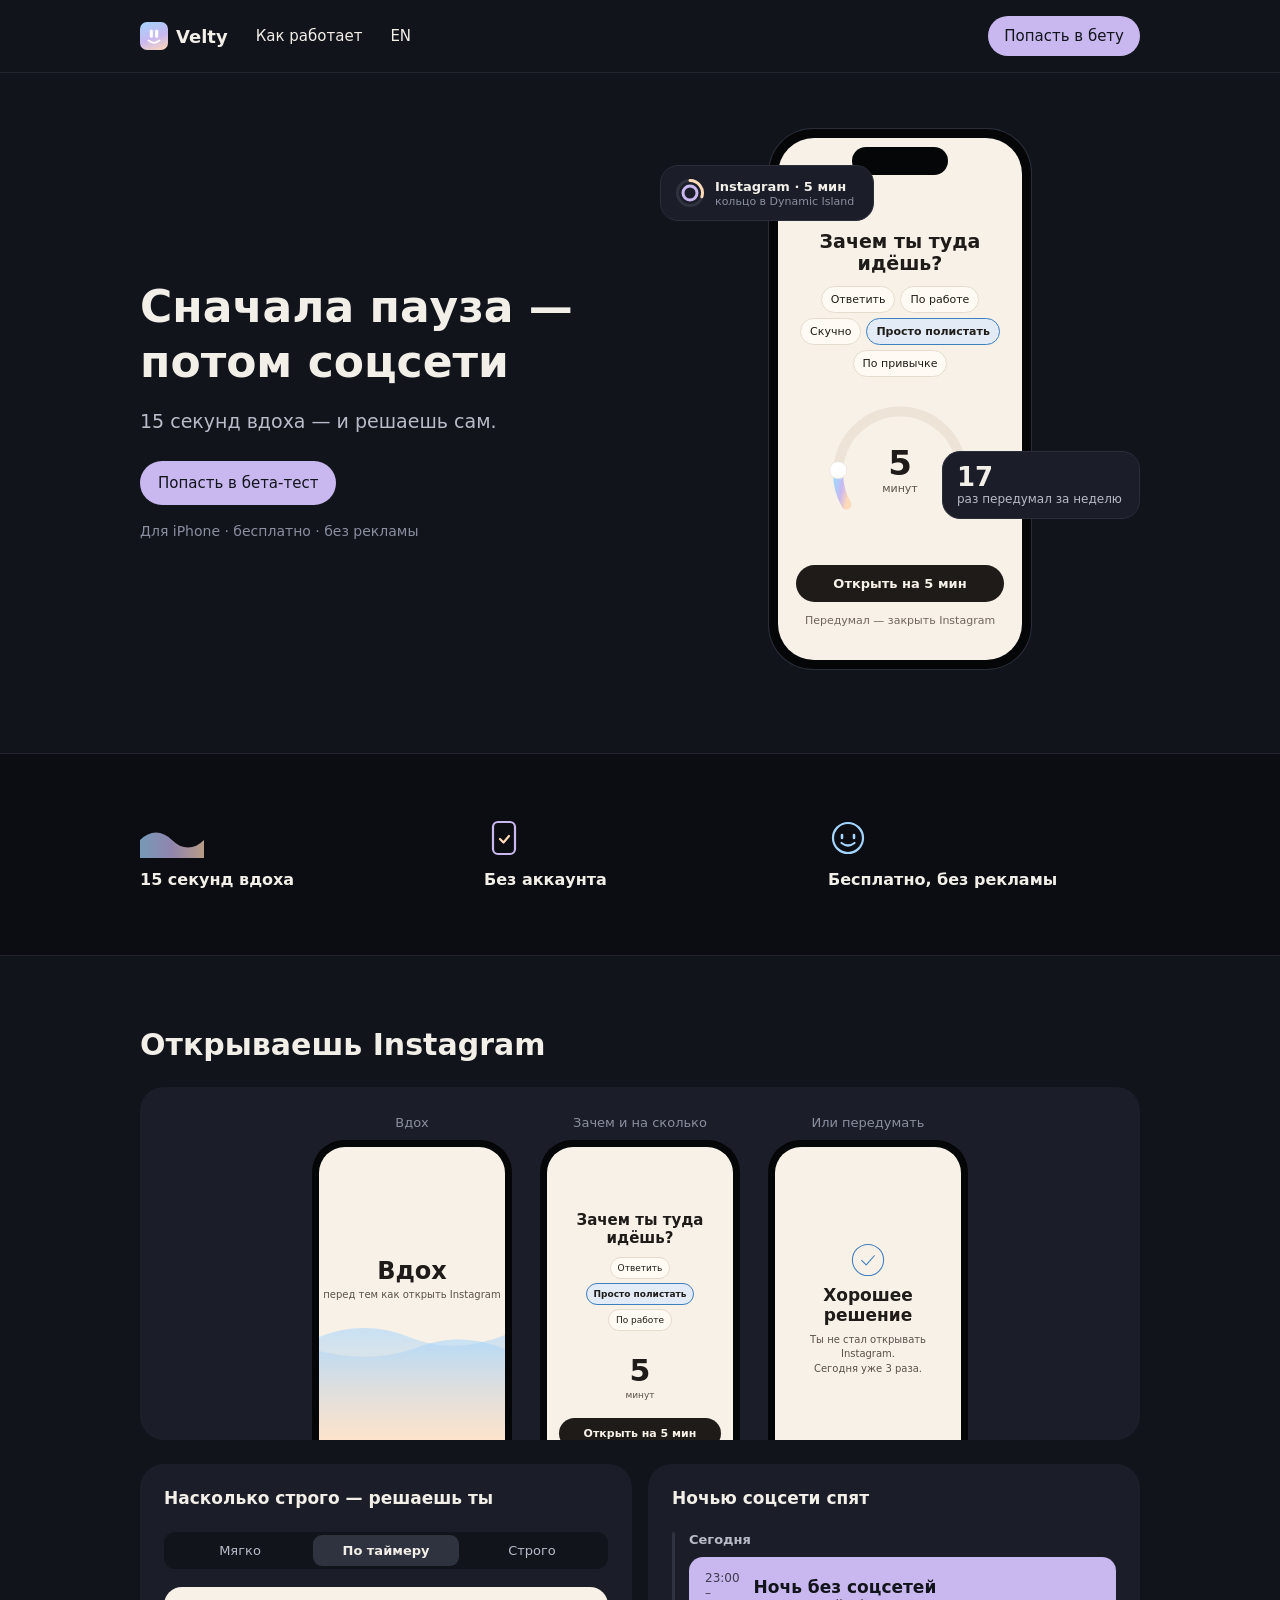
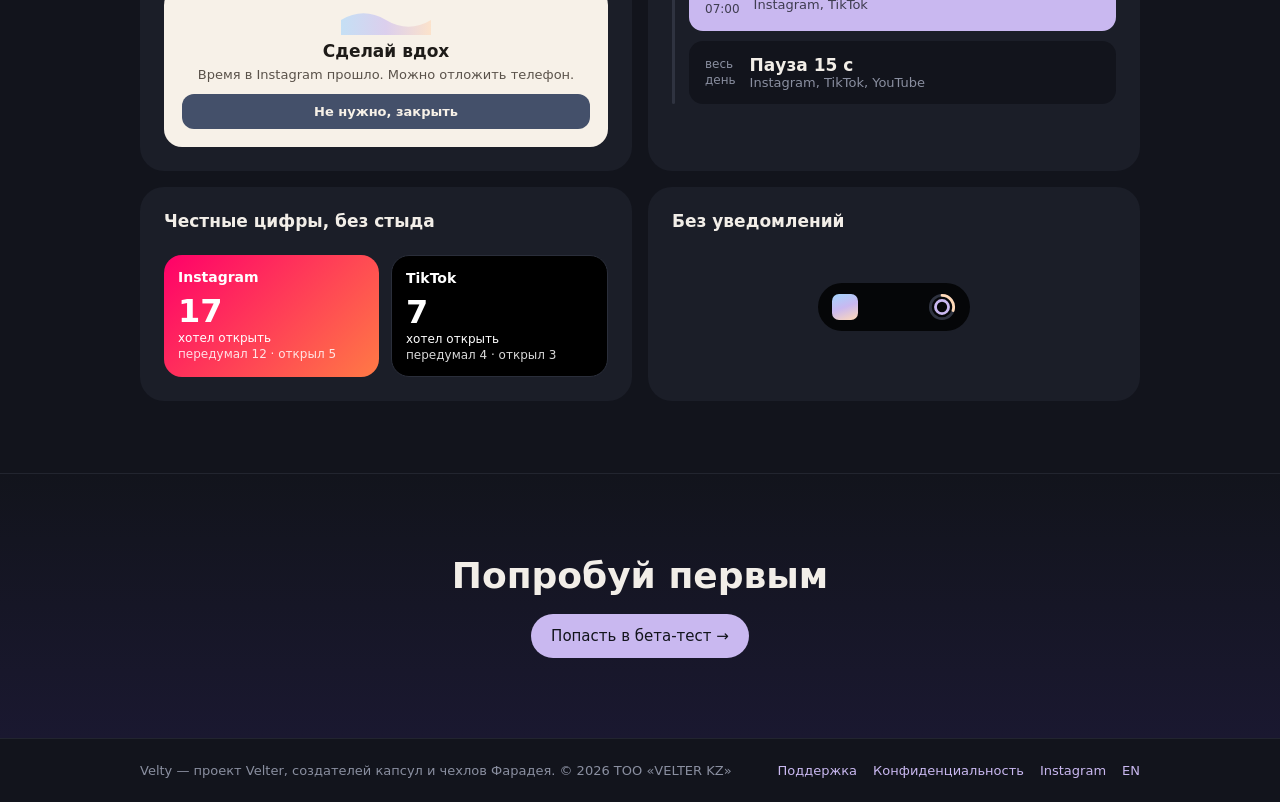
<file: ru/index.html>
<!doctype html>
<html lang="ru">
<head>
<meta charset="utf-8">
<meta name="viewport" content="width=device-width, initial-scale=1">
<title>Velty — сначала пауза, потом соцсети</title>
<meta name="description" content="Velty — 15 секунд вдоха перед Instagram, TikTok и другими соцсетями. Бесплатно, без рекламы и аккаунта.">
<meta name="theme-color" content="#12141C">
<link rel="alternate" hreflang="en" href="https://velty.me/">
<link rel="icon" href="../favicon.png">
<link rel="apple-touch-icon" href="../apple-touch-icon.png">
<style>
body{margin:0;background:#12141C;-webkit-text-size-adjust:100%}
a{color:#C9B8F0}a:hover{color:#E2D8FA}
@media (max-width: 600px){h1{font-size:36px!important}}
</style>
</head>
<body>
<div style="background: #12141C; color: #F2EEE8; font-family: -apple-system, 'SF Pro Text', system-ui, sans-serif; min-height: 100vh">

<div style="border-bottom: 1px solid #22252F">
<div style="max-width: 1000px; margin: 0 auto; padding: 14px 24px; display: flex; flex-wrap: wrap; align-items: center; gap: 8px 28px">
<a href="#top" style="display: flex; align-items: center; gap: 8px; color: #F2EEE8; text-decoration: none; min-height: 44px">
<span style="width: 28px; height: 28px; border-radius: 7px; overflow: hidden; background: linear-gradient(160deg, #A3D4FD 0%, #C9B8F0 55%, #FFD9B8 100%); display: flex"><svg viewBox="0 0 100 100" width="28" height="28" aria-hidden="true"><rect x="35" y="27" width="11" height="29" rx="5.5" fill="#FFFFFF"></rect><rect x="54" y="27" width="11" height="29" rx="5.5" fill="#FFFFFF"></rect><path d="M30 66 Q 50 83, 70 66" fill="none" stroke="#FFFFFF" stroke-width="6" stroke-linecap="round"></path></svg></span>
<span style="font-family: 'SF Pro Rounded', ui-rounded, system-ui, sans-serif; font-size: 18px; font-weight: 700">Velty</span>
</a>
<a href="#how" style="min-height: 44px; display: flex; align-items: center; color: #F2EEE8; text-decoration: none; font-size: 15px">Как работает</a>
<a href="../index.html" lang="en" style="min-height: 44px; display: flex; align-items: center; color: #F2EEE8; text-decoration: none; font-size: 15px">EN</a>
<a href="https://testflight.apple.com/join/X9Jvy3B9" style="margin-left: auto; display: inline-flex; align-items: center; min-height: 40px; padding: 0 16px; border-radius: 99px; background: #C9B8F0; color: #12141C; font-size: 15px; font-weight: 500; text-decoration: none">Попасть в бету</a>
</div>
</div>

<div id="top" style="max-width: 1000px; margin: 0 auto; padding: 56px 24px 64px; display: flex; flex-wrap: wrap; align-items: center; gap: 40px">
<div style="flex: 1 1 380px; min-width: 0; display: flex; flex-direction: column; gap: 18px">
<h1 style="margin: 0; font-family: 'SF Pro Rounded', ui-rounded, system-ui, sans-serif; font-size: 44px; line-height: 1.25; font-weight: 700">Сначала пауза —<br>потом соцсети</h1>
<p style="margin: 0; font-size: 19px; line-height: 1.5; color: #B9BCC8">15 секунд вдоха — и решаешь сам.</p>
<div style="display: flex; flex-wrap: wrap; gap: 10px; margin-top: 8px">
<a href="https://testflight.apple.com/join/X9Jvy3B9" style="display: inline-flex; align-items: center; min-height: 44px; padding: 0 18px; border-radius: 99px; background: #C9B8F0; color: #12141C; font-size: 15px; font-weight: 500; text-decoration: none">Попасть в бета-тест</a>
</div>
<div style="font-size: 14px; color: #8A8FA0">Для iPhone · бесплатно · без рекламы</div>
</div>

<div style="flex: 1 1 380px; position: relative; display: flex; justify-content: center; min-height: 560px">
<div style="position: relative; width: 262px; height: 540px; border-radius: 44px; background: #050608; padding: 9px; box-sizing: border-box; box-shadow: 0 0 0 1px #2A2E3A">
<div style="position: relative; width: 100%; height: 100%; border-radius: 36px; overflow: hidden; background: #F7F1E8; color: #1E1B18">
<div style="position: absolute; left: 50%; top: 9px; width: 96px; height: 28px; margin-left: -48px; border-radius: 16px; background: #050608"></div>
<div style="position: absolute; left: 18px; right: 18px; top: 92px; display: flex; flex-direction: column; align-items: center; gap: 12px">
<div style="font-family: 'SF Pro Rounded', ui-rounded, system-ui, sans-serif; font-size: 19px; font-weight: 600; text-align: center">Зачем ты туда идёшь?</div>
<div style="display: flex; flex-wrap: wrap; justify-content: center; gap: 5px; font-size: 11px">
<span style="padding: 6px 9px; border-radius: 99px; background: #FFFBF4; border: 1px solid #E6DCCD">Ответить</span>
<span style="padding: 6px 9px; border-radius: 99px; background: #FFFBF4; border: 1px solid #E6DCCD">По работе</span>
<span style="padding: 6px 9px; border-radius: 99px; background: #FFFBF4; border: 1px solid #E6DCCD">Скучно</span>
<span style="padding: 6px 9px; border-radius: 99px; background: #E3ECF6; border: 1px solid #3E7FBF; font-weight: 600">Просто полистать</span>
<span style="padding: 6px 9px; border-radius: 99px; background: #FFFBF4; border: 1px solid #E6DCCD">По привычке</span>
</div>
<div style="position: relative; width: 180px; height: 160px; margin-top: 4px">
<svg viewBox="0 0 290 260" width="180" height="161" aria-hidden="true"><defs><linearGradient id="hrc" x1="0" y1="0" x2="1" y2="1"><stop offset="0" stop-color="#A3D4FD"></stop><stop offset="0.5" stop-color="#C9B8F0"></stop><stop offset="1" stop-color="#FFD9B8"></stop></linearGradient></defs><path d="M58.4 180 A100 100 0 1 1 231.6 180" fill="none" stroke="#EDE3D6" stroke-width="16" stroke-linecap="round"></path><path d="M58.4 180 A100 100 0 0 1 45.2 124.6" fill="none" stroke="url(#hrc)" stroke-width="16" stroke-linecap="round"></path><circle cx="45.2" cy="124.6" r="14" fill="#FFFFFF" stroke="#E6DCCD" stroke-width="1"></circle></svg>
<div style="position: absolute; left: 0; right: 0; top: 52px; text-align: center"><div style="font-family: 'SF Pro Rounded', ui-rounded, system-ui, sans-serif; font-size: 34px; font-weight: 600; line-height: 1.1">5</div><div style="font-size: 11px; color: #5A524A">минут</div></div>
</div>
<div style="align-self: stretch; text-align: center; font-size: 13px; font-weight: 600; color: #F7F1E8; background: #1E1B18; border-radius: 99px; padding: 11px 0">Открыть на 5 мин</div>
<div style="font-size: 11px; color: #6E655C">Передумал — закрыть Instagram</div>
</div>
</div>
</div>
<div style="position: absolute; left: 0; top: 36px; width: 184px; border-radius: 18px; background: #1B1E28; border: 1px solid #2A2E3A; padding: 12px 14px; display: flex; align-items: center; gap: 10px">
<svg viewBox="0 0 24 24" width="30" height="30" aria-hidden="true"><circle cx="12" cy="12" r="10" fill="none" stroke="#2F3340" stroke-width="2.4"></circle><path d="M12 2 A10 10 0 0 1 21.5 15" fill="none" stroke="#FFD9B8" stroke-width="2.4" stroke-linecap="round"></path><circle cx="12" cy="12" r="5.6" fill="none" stroke="#C9B8F0" stroke-width="2.4"></circle></svg>
<div style="display: flex; flex-direction: column; gap: 1px"><span style="font-size: 13px; font-weight: 600">Instagram · 5 мин</span><span style="font-size: 11px; color: #8A8FA0">кольцо в Dynamic Island</span></div>
</div>
<div style="position: absolute; right: 0; bottom: 170px; width: 168px; border-radius: 18px; background: #1B1E28; border: 1px solid #2A2E3A; padding: 12px 14px; display: flex; flex-direction: column; gap: 2px">
<span style="font-family: 'SF Pro Rounded', ui-rounded, system-ui, sans-serif; font-size: 26px; font-weight: 600; line-height: 1">17</span>
<span style="font-size: 12px; color: #B9BCC8">раз передумал за неделю</span>
</div>
</div>
</div>

<div style="background: #0C0D12; border-top: 1px solid #22252F; border-bottom: 1px solid #22252F">
<div style="max-width: 1000px; margin: 0 auto; padding: 64px 24px; display: flex; flex-direction: column; gap: 48px">
<div style="display: flex; flex-wrap: wrap; gap: 32px">
<div style="flex: 1 1 220px; display: flex; flex-direction: column; gap: 10px">
<svg viewBox="0 0 64 40" width="64" height="40" aria-hidden="true"><defs><linearGradient id="fw" x1="0" y1="0" x2="1" y2="0"><stop offset="0" stop-color="#A3D4FD"></stop><stop offset="0.5" stop-color="#C9B8F0"></stop><stop offset="1" stop-color="#FFD9B8"></stop></linearGradient></defs><path d="M0 22 C 10 12, 22 12, 32 22 S 54 32, 64 22 L 64 40 L 0 40 Z" fill="url(#fw)" fill-opacity="0.7"></path></svg>
<div style="font-size: 16px; line-height: 1.45; color: #B9BCC8"><strong style="color: #F2EEE8">15 секунд вдоха</strong></div>
</div>
<div style="flex: 1 1 220px; display: flex; flex-direction: column; gap: 10px">
<svg viewBox="0 0 40 40" width="40" height="40" aria-hidden="true"><rect x="9" y="4" width="22" height="32" rx="5" fill="none" stroke="#C9B8F0" stroke-width="2.2"></rect><path d="M16 21 L19.5 24.5 L25 18" fill="none" stroke="#FFD9B8" stroke-width="2.2" stroke-linecap="round" stroke-linejoin="round"></path></svg>
<div style="font-size: 16px; line-height: 1.45; color: #B9BCC8"><strong style="color: #F2EEE8">Без аккаунта</strong></div>
</div>
<div style="flex: 1 1 220px; display: flex; flex-direction: column; gap: 10px">
<svg viewBox="0 0 40 40" width="40" height="40" aria-hidden="true"><circle cx="20" cy="20" r="15" fill="none" stroke="#A3D4FD" stroke-width="2.2"></circle><path d="M14 17 V20 M26 17 V20" stroke="#A3D4FD" stroke-width="2.6" stroke-linecap="round"></path><path d="M13.5 25 Q 20 30, 26.5 25" fill="none" stroke="#A3D4FD" stroke-width="2.2" stroke-linecap="round"></path></svg>
<div style="font-size: 16px; line-height: 1.45; color: #B9BCC8"><strong style="color: #F2EEE8">Бесплатно, без рекламы</strong></div>
</div>
</div>
</div>
</div>

<div id="how" style="max-width: 1000px; margin: 0 auto; padding: 72px 24px 24px; display: flex; flex-direction: column; gap: 24px">
<h2 style="margin: 0; font-family: 'SF Pro Rounded', ui-rounded, system-ui, sans-serif; font-size: 30px; line-height: 1.15; font-weight: 700">Открываешь Instagram</h2>
<div style="background: #1B1E28; border-radius: 24px; padding: 28px 24px 0; overflow: hidden; display: flex; flex-direction: column; gap: 24px">
<div style="display: flex; flex-wrap: wrap; justify-content: center; gap: 28px">
<div style="display: flex; flex-direction: column; align-items: center; gap: 10px">
<span style="font-size: 13px; color: #8A8FA0">Вдох</span>
<div style="width: 200px; height: 300px; border-radius: 32px 32px 0 0; background: #050608; padding: 7px 7px 0; box-sizing: border-box">
<div style="position: relative; height: 100%; border-radius: 26px 26px 0 0; overflow: hidden; background: #F7F1E8; color: #1E1B18">
<svg viewBox="0 0 186 293" width="186" height="293" style="position: absolute; left: 0; top: 0" aria-hidden="true"><defs><linearGradient id="s1w" x1="0" y1="0" x2="0" y2="1"><stop offset="0" stop-color="#A3D4FD" stop-opacity="0.55"></stop><stop offset="1" stop-color="#FFD9B8" stop-opacity="0.35"></stop></linearGradient></defs><path d="M0 190 C 30 178, 60 178, 90 190 S 150 202, 186 188 L 186 293 L 0 293 Z" fill="url(#s1w)"></path><path d="M0 204 C 34 212, 68 212, 100 200 S 160 192, 186 202 L 186 293 L 0 293 Z" fill="url(#s1w)"></path></svg>
<div style="position: absolute; left: 0; right: 0; top: 110px; text-align: center"><div style="font-family: 'SF Pro Rounded', ui-rounded, system-ui, sans-serif; font-size: 24px; font-weight: 600">Вдох</div><div style="font-size: 10px; color: #5A524A; margin-top: 4px">перед тем как открыть Instagram</div></div>
</div>
</div>
</div>
<div style="display: flex; flex-direction: column; align-items: center; gap: 10px">
<span style="font-size: 13px; color: #8A8FA0">Зачем и на сколько</span>
<div style="width: 200px; height: 300px; border-radius: 32px 32px 0 0; background: #050608; padding: 7px 7px 0; box-sizing: border-box">
<div style="position: relative; height: 100%; border-radius: 26px 26px 0 0; overflow: hidden; background: #F7F1E8; color: #1E1B18; display: flex; flex-direction: column; align-items: center; gap: 10px; padding: 64px 12px 0; box-sizing: border-box">
<div style="font-family: 'SF Pro Rounded', ui-rounded, system-ui, sans-serif; font-size: 15px; font-weight: 600; text-align: center">Зачем ты туда идёшь?</div>
<div style="display: flex; flex-wrap: wrap; justify-content: center; gap: 4px; font-size: 9px"><span style="padding: 5px 7px; border-radius: 99px; background: #FFFBF4; border: 1px solid #E6DCCD">Ответить</span><span style="padding: 5px 7px; border-radius: 99px; background: #E3ECF6; border: 1px solid #3E7FBF; font-weight: 600">Просто полистать</span><span style="padding: 5px 7px; border-radius: 99px; background: #FFFBF4; border: 1px solid #E6DCCD">По работе</span></div>
<div style="font-family: 'SF Pro Rounded', ui-rounded, system-ui, sans-serif; font-size: 30px; font-weight: 600; margin-top: 12px">5</div>
<div style="font-size: 9px; color: #5A524A; margin-top: -8px">минут</div>
<div style="align-self: stretch; text-align: center; font-size: 11px; font-weight: 600; color: #F7F1E8; background: #1E1B18; border-radius: 99px; padding: 9px 0; margin-top: 8px">Открыть на 5 мин</div>
</div>
</div>
</div>
<div style="display: flex; flex-direction: column; align-items: center; gap: 10px">
<span style="font-size: 13px; color: #8A8FA0">Или передумать</span>
<div style="width: 200px; height: 300px; border-radius: 32px 32px 0 0; background: #050608; padding: 7px 7px 0; box-sizing: border-box">
<div style="position: relative; height: 100%; border-radius: 26px 26px 0 0; overflow: hidden; background: #F7F1E8; color: #1E1B18; display: flex; flex-direction: column; align-items: center; gap: 8px; padding: 96px 12px 0; box-sizing: border-box; text-align: center">
<svg viewBox="0 0 48 48" width="34" height="34" aria-hidden="true"><circle cx="24" cy="24" r="22" fill="none" stroke="#3E7FBF" stroke-width="1.5"></circle><path d="M15 24.5 L21.5 31 L33 18" fill="none" stroke="#3E7FBF" stroke-width="1.5" stroke-linecap="round" stroke-linejoin="round"></path></svg>
<div style="font-family: 'SF Pro Rounded', ui-rounded, system-ui, sans-serif; font-size: 17px; font-weight: 600">Хорошее решение</div>
<div style="font-size: 10px; line-height: 1.45; color: #5A524A">Ты не стал открывать Instagram.<br>Сегодня уже 3 раза.</div>
</div>
</div>
</div>
</div>
</div>
</div>

<div style="max-width: 1000px; margin: 0 auto; padding: 0 24px 72px; display: flex; flex-wrap: wrap; gap: 16px">
<div style="flex: 1 1 400px; min-width: 0; background: #1B1E28; border-radius: 24px; padding: 24px; display: flex; flex-direction: column; gap: 6px">
<div style="font-size: 17px; font-weight: 600">Насколько строго — решаешь ты</div>
<div style="margin-top: 18px; display: grid; grid-template-columns: repeat(3, minmax(0, 1fr)); background: #12141C; border-radius: 11px; padding: 3px; font-size: 13px; text-align: center">
<span style="padding: 8px 0; color: #B9BCC8">Мягко</span><span style="padding: 8px 0; background: #2F3340; border-radius: 9px; font-weight: 600">По таймеру</span><span style="padding: 8px 0; color: #B9BCC8">Строго</span>
</div>
<div style="margin-top: 12px; border-radius: 18px; background: #F7F1E8; color: #1E1B18; padding: 18px; display: flex; flex-direction: column; align-items: center; gap: 6px; text-align: center">
<svg viewBox="0 0 120 40" width="90" height="30" aria-hidden="true"><defs><linearGradient id="sh1" x1="0" y1="0" x2="1" y2="0"><stop offset="0" stop-color="#A3D4FD"></stop><stop offset="0.5" stop-color="#C9B8F0"></stop><stop offset="1" stop-color="#FFD9B8"></stop></linearGradient></defs><path d="M0 20 C 20 8, 40 8, 60 20 S 100 32, 120 20 L 120 40 L 0 40 Z" fill="url(#sh1)" fill-opacity="0.6"></path></svg>
<div style="font-size: 17px; font-weight: 700">Сделай вдох</div>
<div style="font-size: 13px; color: #5A524A">Время в Instagram прошло. Можно отложить телефон.</div>
<div style="margin-top: 6px; align-self: stretch; font-size: 13px; font-weight: 600; color: #F7F1E8; background: #44506A; border-radius: 12px; padding: 10px 0">Не нужно, закрыть</div>
</div>
</div>
<div style="flex: 1 1 400px; min-width: 0; background: #1B1E28; border-radius: 24px; padding: 24px; display: flex; flex-direction: column; gap: 6px">
<div style="font-size: 17px; font-weight: 600">Ночью соцсети спят</div>
<div style="margin-top: 18px; display: flex; gap: 14px">
<div style="width: 3px; border-radius: 2px; background: #2F3340"></div>
<div style="flex: 1 1 auto; display: flex; flex-direction: column; gap: 10px">
<div style="font-size: 13px; font-weight: 600; color: #B9BCC8">Сегодня</div>
<div style="border-radius: 14px; background: #C9B8F0; color: #12141C; padding: 14px 16px; display: flex; align-items: center; gap: 14px">
<span style="font-size: 12px; line-height: 1.3; opacity: 0.75">23:00<br>–<br>07:00</span>
<span style="display: flex; flex-direction: column"><span style="font-size: 17px; font-weight: 600">Ночь без соцсетей</span><span style="font-size: 13px; opacity: 0.75">Instagram, TikTok</span></span>
</div>
<div style="border-radius: 14px; background: #12141C; padding: 14px 16px; display: flex; align-items: center; gap: 14px">
<span style="font-size: 12px; line-height: 1.3; color: #8A8FA0">весь<br>день</span>
<span style="display: flex; flex-direction: column"><span style="font-size: 17px; font-weight: 600">Пауза 15 с</span><span style="font-size: 13px; color: #8A8FA0">Instagram, TikTok, YouTube</span></span>
</div>
</div>
</div>
</div>
<div style="flex: 1 1 400px; min-width: 0; background: #1B1E28; border-radius: 24px; padding: 24px; display: flex; flex-direction: column; gap: 6px">
<div style="font-size: 17px; font-weight: 600">Честные цифры, без стыда</div>
<div style="margin-top: 18px; display: flex; gap: 12px">
<div style="flex: 1 1 0; border-radius: 18px; background: linear-gradient(135deg, #FF0069 0%, #FF7A45 100%); color: #FFFFFF; padding: 14px; display: flex; flex-direction: column; gap: 2px">
<span style="font-size: 14px; font-weight: 600">Instagram</span>
<span style="font-family: 'SF Pro Rounded', ui-rounded, system-ui, sans-serif; font-size: 32px; font-weight: 600; line-height: 1.15; margin-top: 6px">17</span>
<span style="font-size: 12px">хотел открыть</span>
<span style="font-size: 12px; opacity: 0.85">передумал 12 · открыл 5</span>
</div>
<div style="flex: 1 1 0; border-radius: 18px; background: #000000; border: 1px solid #2A2E3A; color: #FFFFFF; padding: 14px; display: flex; flex-direction: column; gap: 2px">
<span style="font-size: 14px; font-weight: 600">TikTok</span>
<span style="font-family: 'SF Pro Rounded', ui-rounded, system-ui, sans-serif; font-size: 32px; font-weight: 600; line-height: 1.15; margin-top: 6px">7</span>
<span style="font-size: 12px">хотел открыть</span>
<span style="font-size: 12px; opacity: 0.85">передумал 4 · открыл 3</span>
</div>
</div>
</div>
<div style="flex: 1 1 400px; min-width: 0; background: #1B1E28; border-radius: 24px; padding: 24px; display: flex; flex-direction: column; gap: 6px">
<div style="font-size: 17px; font-weight: 600">Без уведомлений</div>
<div style="margin-top: 18px; display: flex; justify-content: center; padding: 28px 0">
<div style="display: flex; align-items: center; gap: 70px; background: #050608; border-radius: 99px; padding: 10px 14px">
<span style="width: 26px; height: 26px; border-radius: 7px; background: linear-gradient(160deg, #A3D4FD, #C9B8F0, #FFD9B8)"></span>
<svg viewBox="0 0 24 24" width="28" height="28" aria-hidden="true"><circle cx="12" cy="12" r="10" fill="none" stroke="#2F3340" stroke-width="2.4"></circle><path d="M12 2 A10 10 0 0 1 21.5 15" fill="none" stroke="#FFD9B8" stroke-width="2.4" stroke-linecap="round"></path><circle cx="12" cy="12" r="5.6" fill="none" stroke="#C9B8F0" stroke-width="2.4"></circle></svg>
</div>
</div>
</div>
</div>


<div id="beta" style="border-top: 1px solid #22252F; background: linear-gradient(180deg, #12141C 0%, #1A1830 100%)">
<div style="max-width: 1000px; margin: 0 auto; padding: 80px 24px; display: flex; flex-direction: column; align-items: center; gap: 16px; text-align: center">
<h2 style="margin: 0; font-family: 'SF Pro Rounded', ui-rounded, system-ui, sans-serif; font-size: 36px; line-height: 1.2; font-weight: 700">Попробуй первым</h2>
<a href="https://testflight.apple.com/join/X9Jvy3B9" style="display: inline-flex; align-items: center; min-height: 44px; padding: 0 20px; border-radius: 99px; background: #C9B8F0; color: #12141C; font-size: 15px; font-weight: 500; text-decoration: none">Попасть в бета-тест →</a>
</div>
</div>

<div style="border-top: 1px solid #22252F">
<div style="max-width: 1000px; margin: 0 auto; padding: 24px; display: flex; flex-wrap: wrap; justify-content: space-between; gap: 12px; font-size: 13px; color: #8A8FA0">
<span>Velty — проект Velter, создателей капсул и чехлов Фарадея. © 2026 ТОО «VELTER KZ»</span>
<span style="display: flex; flex-wrap: wrap; gap: 16px"><a href="support.html" style="text-decoration: none">Поддержка</a><a href="privacy.html" style="text-decoration: none">Конфиденциальность</a><a href="https://www.instagram.com/velty.me/" rel="noopener" style="text-decoration: none">Instagram</a><a href="../index.html" lang="en" style="text-decoration: none">EN</a></span>
</div>
</div>

</div>
</body>
</html>
</file>
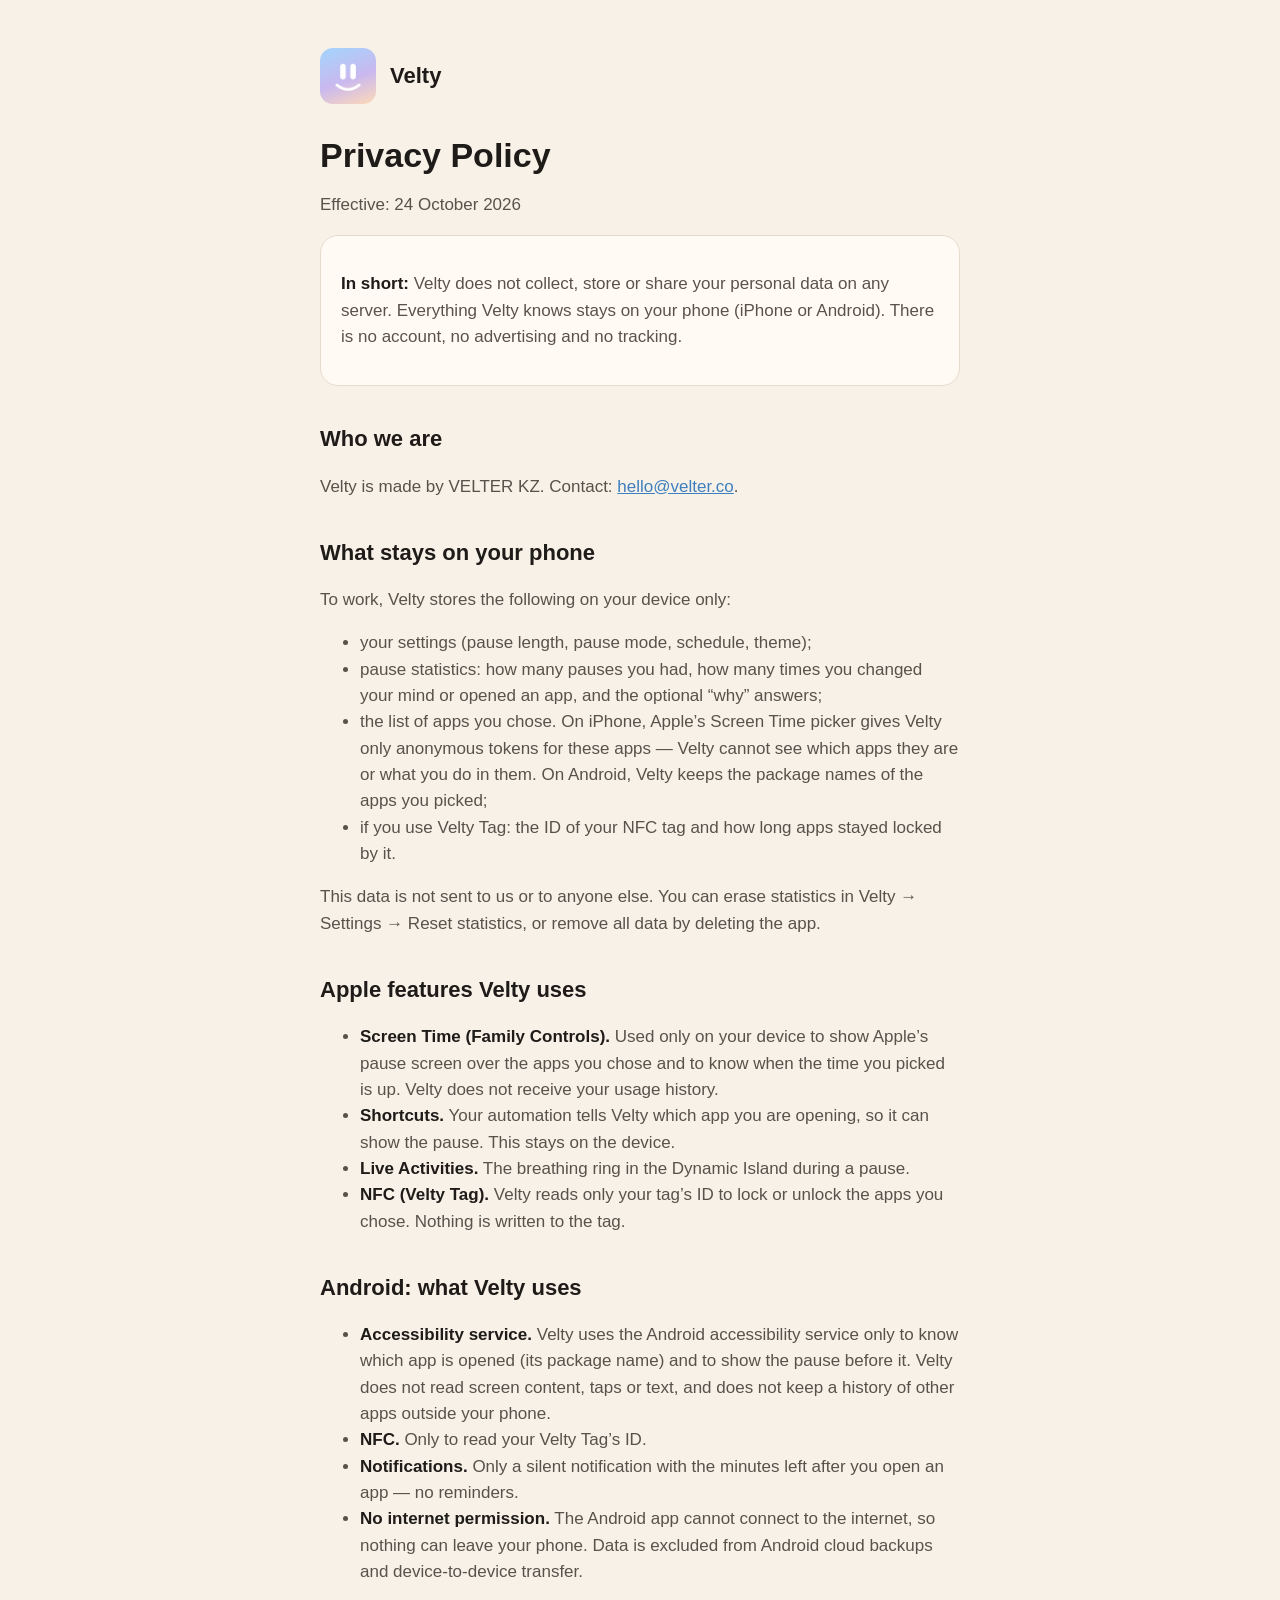
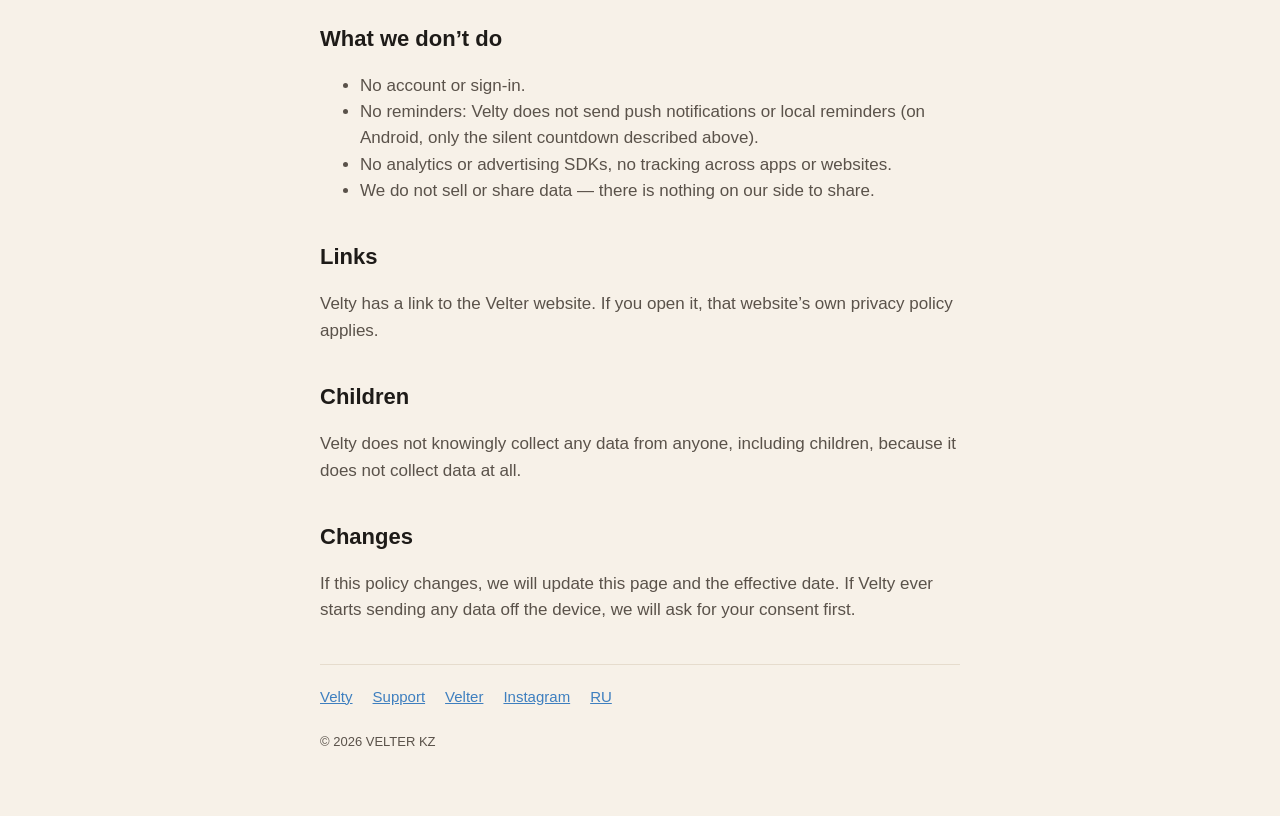
<file: privacy.html>
<!doctype html>
<html lang="en">
<head>
<meta charset="utf-8">
<meta name="viewport" content="width=device-width, initial-scale=1">
<title>Velty Privacy Policy</title>
<meta name="description" content="Velty keeps your data on your phone. No account, no server, no ads, no tracking.">
<link rel="alternate" hreflang="ru" href="https://velty.me/ru/privacy.html">
<link rel="icon" href="favicon.png">
<link rel="apple-touch-icon" href="apple-touch-icon.png">
<link rel="stylesheet" href="style.css">
</head>
<body>
<main>
<header><img src="icon.png" alt=""><a href="index.html">Velty</a></header>

<h1>Privacy Policy</h1>
<p>Effective: 24 October 2026</p>

<div class="card">
<p><strong>In short:</strong> Velty does not collect, store or share your personal data on any server. Everything Velty knows stays on your phone (iPhone or Android). There is no account, no advertising and no tracking.</p>
</div>

<h2>Who we are</h2>
<p>Velty is made by VELTER KZ. Contact: <a href="mailto:hello@velter.co?subject=Velty%20privacy">hello@velter.co</a>.</p>

<h2>What stays on your phone</h2>
<p>To work, Velty stores the following on your device only:</p>
<ul>
<li>your settings (pause length, pause mode, schedule, theme);</li>
<li>pause statistics: how many pauses you had, how many times you changed your mind or opened an app, and the optional “why” answers;</li>
<li>the list of apps you chose. On iPhone, Apple’s Screen Time picker gives Velty only anonymous tokens for these apps — Velty cannot see which apps they are or what you do in them. On Android, Velty keeps the package names of the apps you picked;</li>
<li>if you use Velty Tag: the ID of your NFC tag and how long apps stayed locked by it.</li>
</ul>
<p>This data is not sent to us or to anyone else. You can erase statistics in Velty → Settings → Reset statistics, or remove all data by deleting the app.</p>

<h2>Apple features Velty uses</h2>
<ul>
<li><strong>Screen Time (Family Controls).</strong> Used only on your device to show Apple’s pause screen over the apps you chose and to know when the time you picked is up. Velty does not receive your usage history.</li>
<li><strong>Shortcuts.</strong> Your automation tells Velty which app you are opening, so it can show the pause. This stays on the device.</li>
<li><strong>Live Activities.</strong> The breathing ring in the Dynamic Island during a pause.</li>
<li><strong>NFC (Velty Tag).</strong> Velty reads only your tag’s ID to lock or unlock the apps you chose. Nothing is written to the tag.</li>
</ul>

<h2>Android: what Velty uses</h2>
<ul>
<li><strong>Accessibility service.</strong> Velty uses the Android accessibility service only to know which app is opened (its package name) and to show the pause before it. Velty does not read screen content, taps or text, and does not keep a history of other apps outside your phone.</li>
<li><strong>NFC.</strong> Only to read your Velty Tag’s ID.</li>
<li><strong>Notifications.</strong> Only a silent notification with the minutes left after you open an app — no reminders.</li>
<li><strong>No internet permission.</strong> The Android app cannot connect to the internet, so nothing can leave your phone. Data is excluded from Android cloud backups and device-to-device transfer.</li>
</ul>

<h2>What we don’t do</h2>
<ul>
<li>No account or sign-in.</li>
<li>No reminders: Velty does not send push notifications or local reminders (on Android, only the silent countdown described above).</li>
<li>No analytics or advertising SDKs, no tracking across apps or websites.</li>
<li>We do not sell or share data — there is nothing on our side to share.</li>
</ul>

<h2>Links</h2>
<p>Velty has a link to the Velter website. If you open it, that website’s own privacy policy applies.</p>

<h2>Children</h2>
<p>Velty does not knowingly collect any data from anyone, including children, because it does not collect data at all.</p>

<h2>Changes</h2>
<p>If this policy changes, we will update this page and the effective date. If Velty ever starts sending any data off the device, we will ask for your consent first.</p>

<nav>
<a href="index.html">Velty</a>
<a href="support.html">Support</a>
<a href="https://velter.co/?utm_source=velty_site&amp;utm_medium=site&amp;utm_campaign=privacy">Velter</a>
<a href="https://www.instagram.com/velty.me/" rel="noopener">Instagram</a>
<a href="ru/privacy.html" hreflang="ru" lang="ru">RU</a>
</nav>
<footer>© 2026 VELTER KZ</footer>
</main>
</body>
</html>
</file>
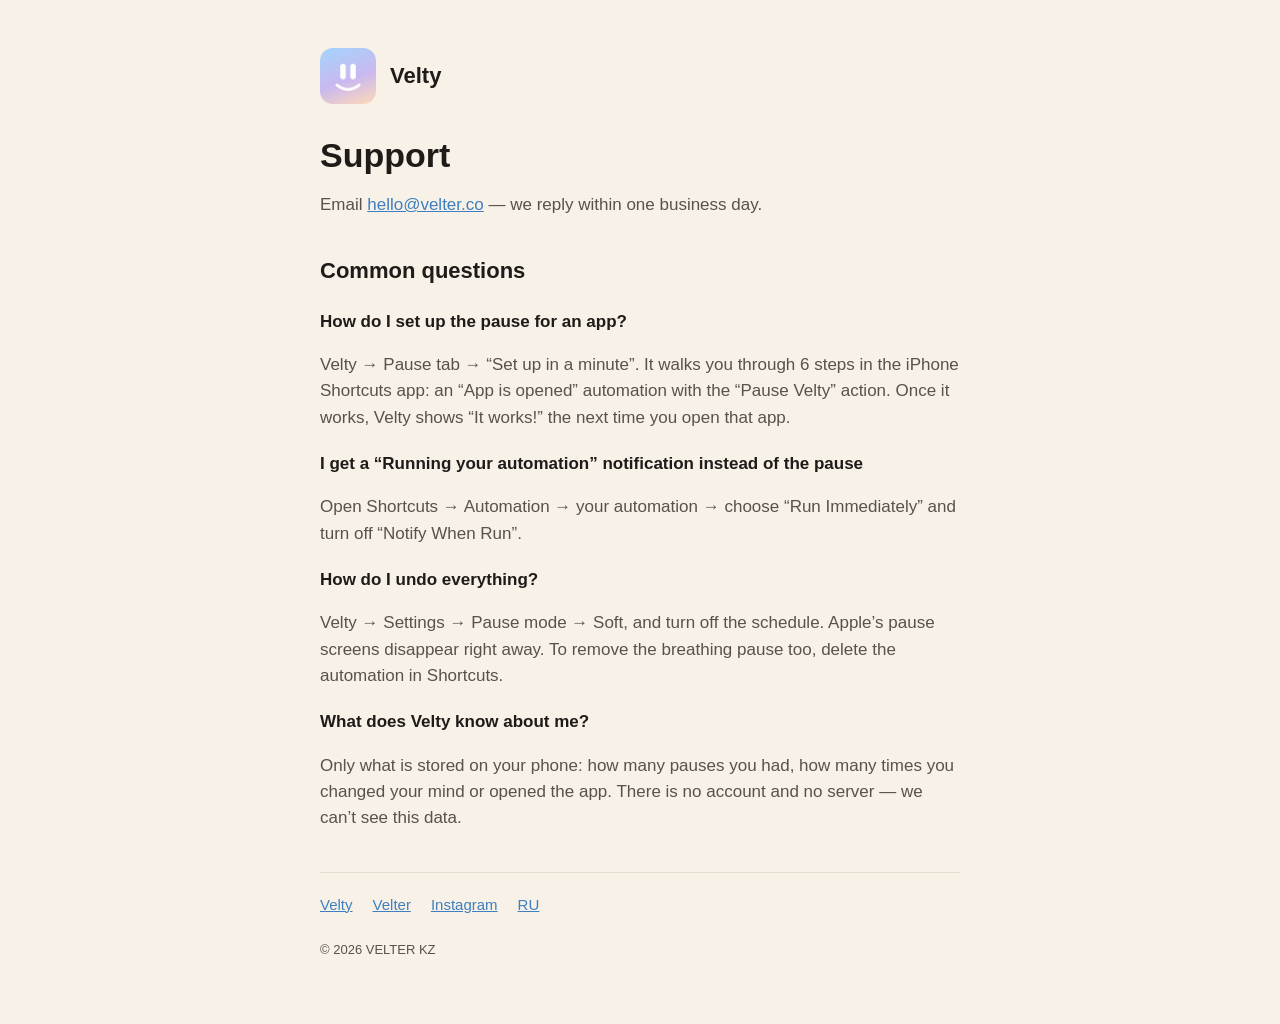
<file: support.html>
<!doctype html>
<html lang="en">
<head>
<meta charset="utf-8">
<meta name="viewport" content="width=device-width, initial-scale=1">
<title>Velty Support</title>
<meta name="description" content="How to set up Velty, common questions, and how to reach us.">
<link rel="alternate" hreflang="ru" href="https://velty.me/ru/support.html">
<link rel="icon" href="favicon.png">
<link rel="apple-touch-icon" href="apple-touch-icon.png">
<link rel="stylesheet" href="style.css">
</head>
<body>
<main>
<header><img src="icon.png" alt=""><a href="index.html">Velty</a></header>

<h1>Support</h1>
<p>Email <a href="mailto:hello@velter.co?subject=Velty">hello@velter.co</a> — we reply within one business day.</p>

<h2>Common questions</h2>

<h3>How do I set up the pause for an app?</h3>
<p>Velty → Pause tab → “Set up in a minute”. It walks you through 6 steps in the iPhone Shortcuts app: an “App is opened” automation with the “Pause Velty” action. Once it works, Velty shows “It works!” the next time you open that app.</p>

<h3>I get a “Running your automation” notification instead of the pause</h3>
<p>Open Shortcuts → Automation → your automation → choose “Run Immediately” and turn off “Notify When Run”.</p>

<h3>How do I undo everything?</h3>
<p>Velty → Settings → Pause mode → Soft, and turn off the schedule. Apple’s pause screens disappear right away. To remove the breathing pause too, delete the automation in Shortcuts.</p>

<h3>What does Velty know about me?</h3>
<p>Only what is stored on your phone: how many pauses you had, how many times you changed your mind or opened the app. There is no account and no server — we can’t see this data.</p>

<nav>
<a href="index.html">Velty</a>
<a href="https://velter.co/?utm_source=velty_site&amp;utm_medium=site&amp;utm_campaign=support">Velter</a>
<a href="https://www.instagram.com/velty.me/" rel="noopener">Instagram</a>
<a href="ru/support.html" hreflang="ru" lang="ru">RU</a>
</nav>
<footer>© 2026 VELTER KZ</footer>
</main>
</body>
</html>
</file>
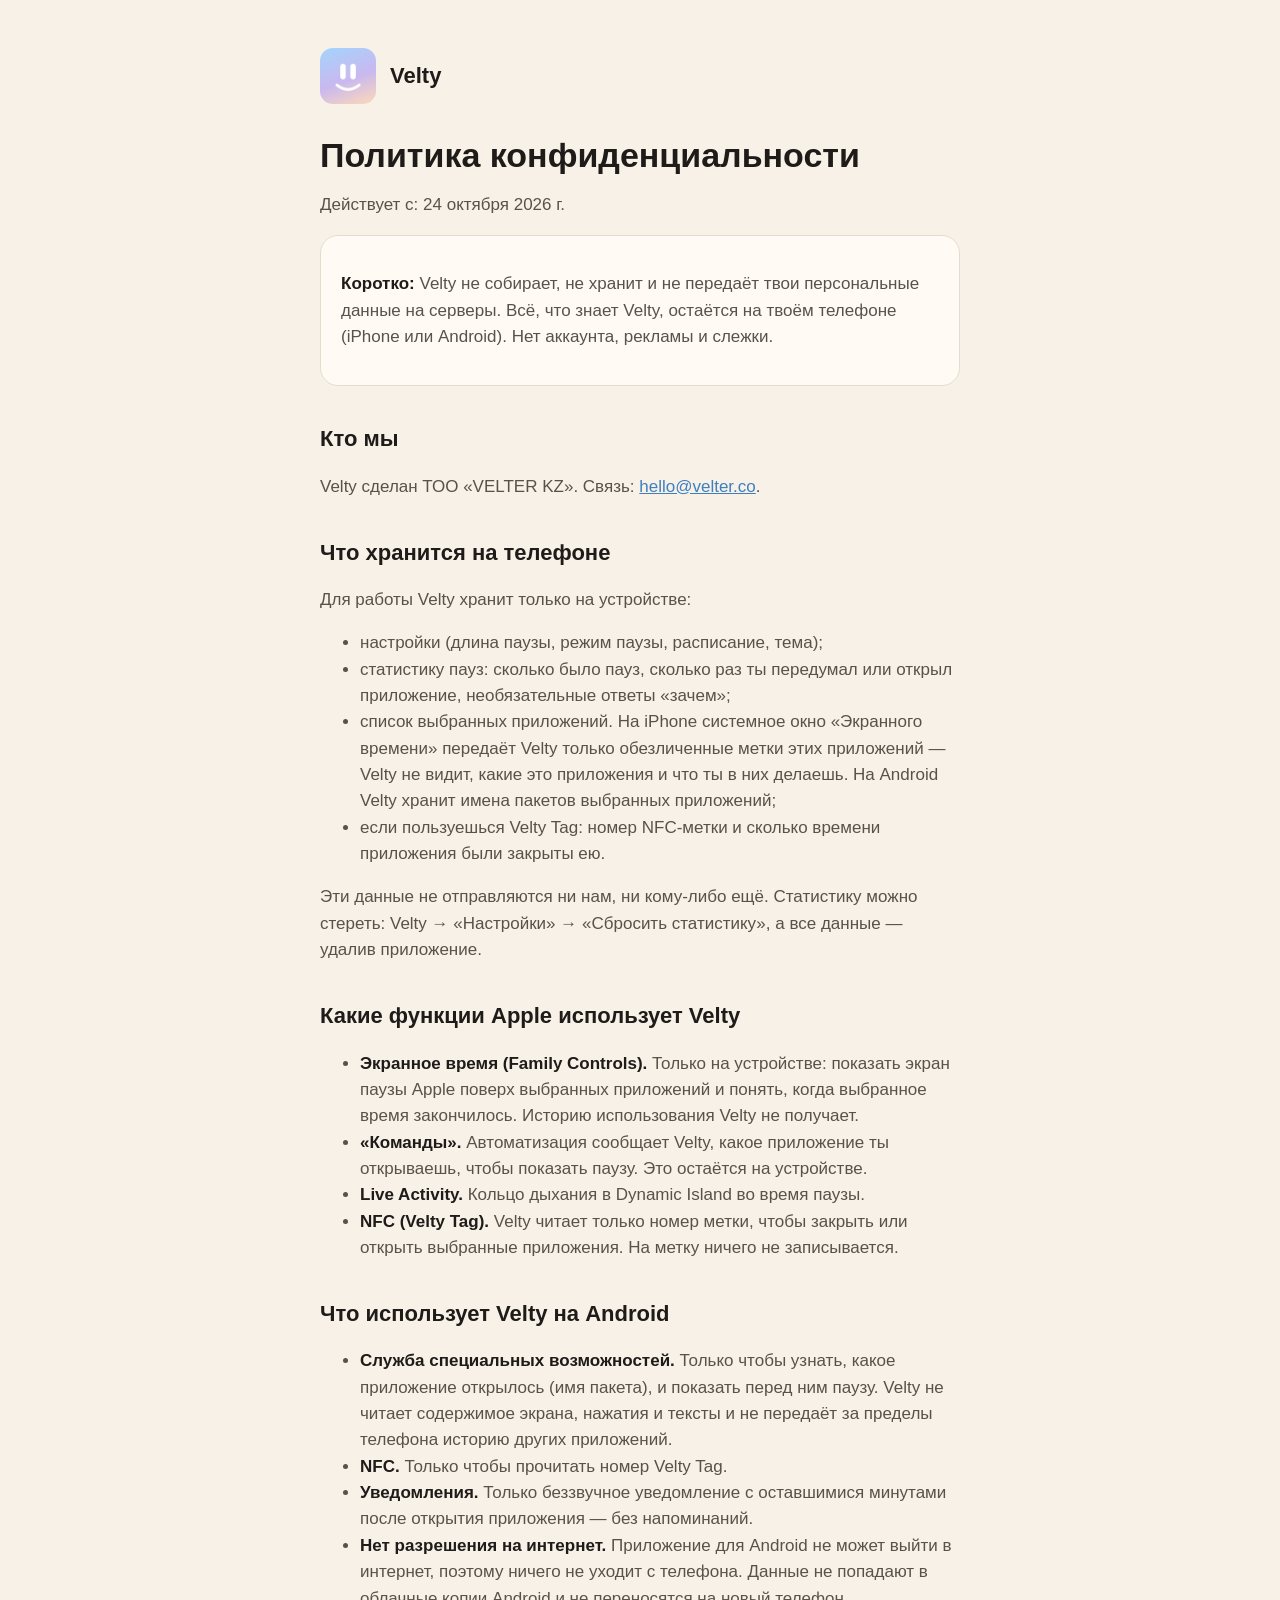
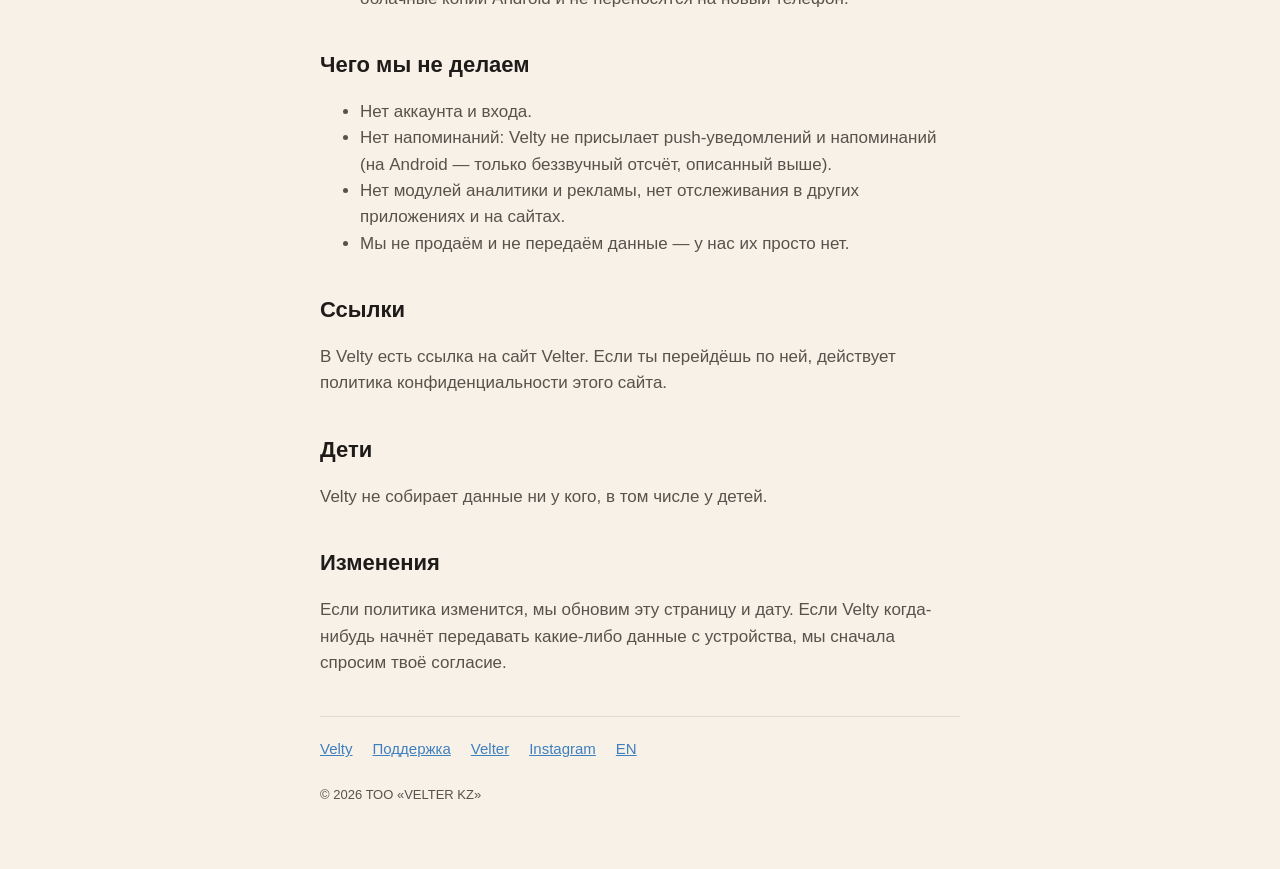
<file: ru/privacy.html>
<!doctype html>
<html lang="ru">
<head>
<meta charset="utf-8">
<meta name="viewport" content="width=device-width, initial-scale=1">
<title>Политика конфиденциальности Velty</title>
<meta name="description" content="Velty хранит данные только на телефоне. Без аккаунта, сервера, рекламы и слежки.">
<link rel="alternate" hreflang="en" href="https://velty.me/privacy.html">
<link rel="icon" href="../favicon.png">
<link rel="apple-touch-icon" href="../apple-touch-icon.png">
<link rel="stylesheet" href="../style.css">
</head>
<body>
<main>
<header><img src="../icon.png" alt=""><a href="index.html">Velty</a></header>

<h1>Политика конфиденциальности</h1>
<p>Действует с: 24 октября 2026 г.</p>

<div class="card">
<p><strong>Коротко:</strong> Velty не собирает, не хранит и не передаёт твои персональные данные на серверы. Всё, что знает Velty, остаётся на твоём телефоне (iPhone или Android). Нет аккаунта, рекламы и слежки.</p>
</div>

<h2>Кто мы</h2>
<p>Velty сделан ТОО «VELTER KZ». Связь: <a href="mailto:hello@velter.co?subject=Velty%20%E2%80%94%20%D0%BA%D0%BE%D0%BD%D1%84%D0%B8%D0%B4%D0%B5%D0%BD%D1%86%D0%B8%D0%B0%D0%BB%D1%8C%D0%BD%D0%BE%D1%81%D1%82%D1%8C">hello@velter.co</a>.</p>

<h2>Что хранится на телефоне</h2>
<p>Для работы Velty хранит только на устройстве:</p>
<ul>
<li>настройки (длина паузы, режим паузы, расписание, тема);</li>
<li>статистику пауз: сколько было пауз, сколько раз ты передумал или открыл приложение, необязательные ответы «зачем»;</li>
<li>список выбранных приложений. На iPhone системное окно «Экранного времени» передаёт Velty только обезличенные метки этих приложений — Velty не видит, какие это приложения и что ты в них делаешь. На Android Velty хранит имена пакетов выбранных приложений;</li>
<li>если пользуешься Velty Tag: номер NFC-метки и сколько времени приложения были закрыты ею.</li>
</ul>
<p>Эти данные не отправляются ни нам, ни кому-либо ещё. Статистику можно стереть: Velty → «Настройки» → «Сбросить статистику», а все данные — удалив приложение.</p>

<h2>Какие функции Apple использует Velty</h2>
<ul>
<li><strong>Экранное время (Family Controls).</strong> Только на устройстве: показать экран паузы Apple поверх выбранных приложений и понять, когда выбранное время закончилось. Историю использования Velty не получает.</li>
<li><strong>«Команды».</strong> Автоматизация сообщает Velty, какое приложение ты открываешь, чтобы показать паузу. Это остаётся на устройстве.</li>
<li><strong>Live Activity.</strong> Кольцо дыхания в Dynamic Island во время паузы.</li>
<li><strong>NFC (Velty Tag).</strong> Velty читает только номер метки, чтобы закрыть или открыть выбранные приложения. На метку ничего не записывается.</li>
</ul>

<h2>Что использует Velty на Android</h2>
<ul>
<li><strong>Служба специальных возможностей.</strong> Только чтобы узнать, какое приложение открылось (имя пакета), и показать перед ним паузу. Velty не читает содержимое экрана, нажатия и тексты и не передаёт за пределы телефона историю других приложений.</li>
<li><strong>NFC.</strong> Только чтобы прочитать номер Velty Tag.</li>
<li><strong>Уведомления.</strong> Только беззвучное уведомление с оставшимися минутами после открытия приложения — без напоминаний.</li>
<li><strong>Нет разрешения на интернет.</strong> Приложение для Android не может выйти в интернет, поэтому ничего не уходит с телефона. Данные не попадают в облачные копии Android и не переносятся на новый телефон.</li>
</ul>

<h2>Чего мы не делаем</h2>
<ul>
<li>Нет аккаунта и входа.</li>
<li>Нет напоминаний: Velty не присылает push-уведомлений и напоминаний (на Android — только беззвучный отсчёт, описанный выше).</li>
<li>Нет модулей аналитики и рекламы, нет отслеживания в других приложениях и на сайтах.</li>
<li>Мы не продаём и не передаём данные — у нас их просто нет.</li>
</ul>

<h2>Ссылки</h2>
<p>В Velty есть ссылка на сайт Velter. Если ты перейдёшь по ней, действует политика конфиденциальности этого сайта.</p>

<h2>Дети</h2>
<p>Velty не собирает данные ни у кого, в том числе у детей.</p>

<h2>Изменения</h2>
<p>Если политика изменится, мы обновим эту страницу и дату. Если Velty когда-нибудь начнёт передавать какие-либо данные с устройства, мы сначала спросим твоё согласие.</p>

<nav>
<a href="index.html">Velty</a>
<a href="support.html">Поддержка</a>
<a href="https://velter.kz/?utm_source=velty_site&amp;utm_medium=site&amp;utm_campaign=privacy_ru">Velter</a>
<a href="https://www.instagram.com/velty.me/" rel="noopener">Instagram</a>
<a href="../privacy.html" hreflang="en" lang="en">EN</a>
</nav>
<footer>© 2026 ТОО «VELTER KZ»</footer>
</main>
</body>
</html>
</file>
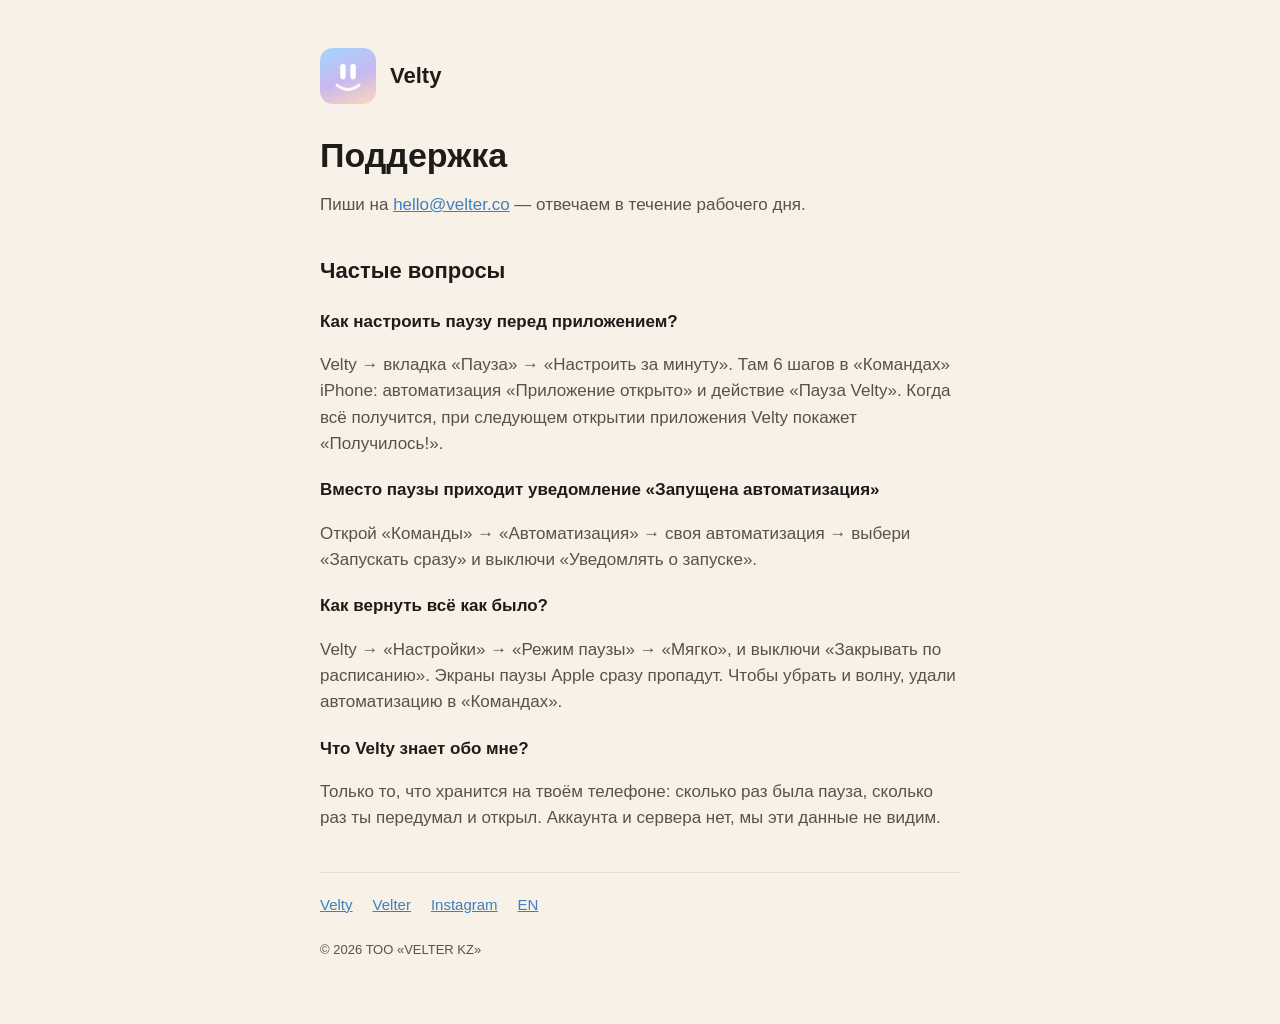
<file: ru/support.html>
<!doctype html>
<html lang="ru">
<head>
<meta charset="utf-8">
<meta name="viewport" content="width=device-width, initial-scale=1">
<title>Поддержка Velty</title>
<meta name="description" content="Как настроить Velty, частые вопросы и связь с командой.">
<link rel="alternate" hreflang="en" href="https://velty.me/support.html">
<link rel="icon" href="../favicon.png">
<link rel="apple-touch-icon" href="../apple-touch-icon.png">
<link rel="stylesheet" href="../style.css">
</head>
<body>
<main>
<header><img src="../icon.png" alt=""><a href="index.html">Velty</a></header>

<h1>Поддержка</h1>
<p>Пиши на <a href="mailto:hello@velter.co?subject=Velty">hello@velter.co</a> — отвечаем в течение рабочего дня.</p>

<h2>Частые вопросы</h2>

<h3>Как настроить паузу перед приложением?</h3>
<p>Velty → вкладка «Пауза» → «Настроить за минуту». Там 6 шагов в «Командах» iPhone: автоматизация «Приложение открыто» и действие «Пауза Velty». Когда всё получится, при следующем открытии приложения Velty покажет «Получилось!».</p>

<h3>Вместо паузы приходит уведомление «Запущена автоматизация»</h3>
<p>Открой «Команды» → «Автоматизация» → своя автоматизация → выбери «Запускать сразу» и выключи «Уведомлять о запуске».</p>

<h3>Как вернуть всё как было?</h3>
<p>Velty → «Настройки» → «Режим паузы» → «Мягко», и выключи «Закрывать по расписанию». Экраны паузы Apple сразу пропадут. Чтобы убрать и волну, удали автоматизацию в «Командах».</p>

<h3>Что Velty знает обо мне?</h3>
<p>Только то, что хранится на твоём телефоне: сколько раз была пауза, сколько раз ты передумал и открыл. Аккаунта и сервера нет, мы эти данные не видим.</p>

<nav>
<a href="index.html">Velty</a>
<a href="https://velter.kz/?utm_source=velty_site&amp;utm_medium=site&amp;utm_campaign=support_ru">Velter</a>
<a href="https://www.instagram.com/velty.me/" rel="noopener">Instagram</a>
<a href="../support.html" hreflang="en" lang="en">EN</a>
</nav>
<footer>© 2026 ТОО «VELTER KZ»</footer>
</main>
</body>
</html>
</file>
<file: style.css>
:root {
  --bg: #F7F1E8;
  --surface: #FFFBF4;
  --text: #1E1B18;
  --muted: #5A524A;
  --line: #E6DCCD;
  --accent: #3E7FBF;
}
@media (prefers-color-scheme: dark) {
  :root {
    --bg: #12141C;
    --surface: #1B1E28;
    --text: #F2EEE8;
    --muted: #B9BCC8;
    --line: #2A2E3A;
    --accent: #A3D4FD;
  }
}
* { box-sizing: border-box; }
html { -webkit-text-size-adjust: 100%; }
body {
  margin: 0;
  background: var(--bg);
  color: var(--text);
  font: 17px/1.55 -apple-system, BlinkMacSystemFont, "SF Pro Text", "Segoe UI", Roboto, sans-serif;
}
main { max-width: 680px; margin: 0 auto; padding: 48px 20px 64px; }
header { display: flex; align-items: center; gap: 14px; margin-bottom: 32px; }
header img { width: 56px; height: 56px; border-radius: 13px; }
header a { color: inherit; text-decoration: none; font-weight: 700; font-size: 22px; }
h1 { font-size: 34px; line-height: 1.15; margin: 0 0 12px; }
h2 { font-size: 22px; margin: 36px 0 8px; }
h3 { font-size: 17px; margin: 20px 0 4px; }
p, li { color: var(--muted); }
strong { color: var(--text); }
a { color: var(--accent); }
.wave {
  height: 6px; border-radius: 3px; margin: 28px 0;
  background: linear-gradient(90deg, #A3D4FD, #C9B8F0, #FFD9B8);
}
.card { background: var(--surface); border: 1px solid var(--line); border-radius: 18px; padding: 18px 20px; margin: 16px 0; }
.lang { font-size: 13px; text-transform: uppercase; letter-spacing: .06em; color: var(--muted); margin-top: 48px; }
nav { display: flex; gap: 20px; flex-wrap: wrap; margin-top: 40px; padding-top: 20px; border-top: 1px solid var(--line); font-size: 15px; }
footer { margin-top: 24px; font-size: 13px; color: var(--muted); }
</file>
